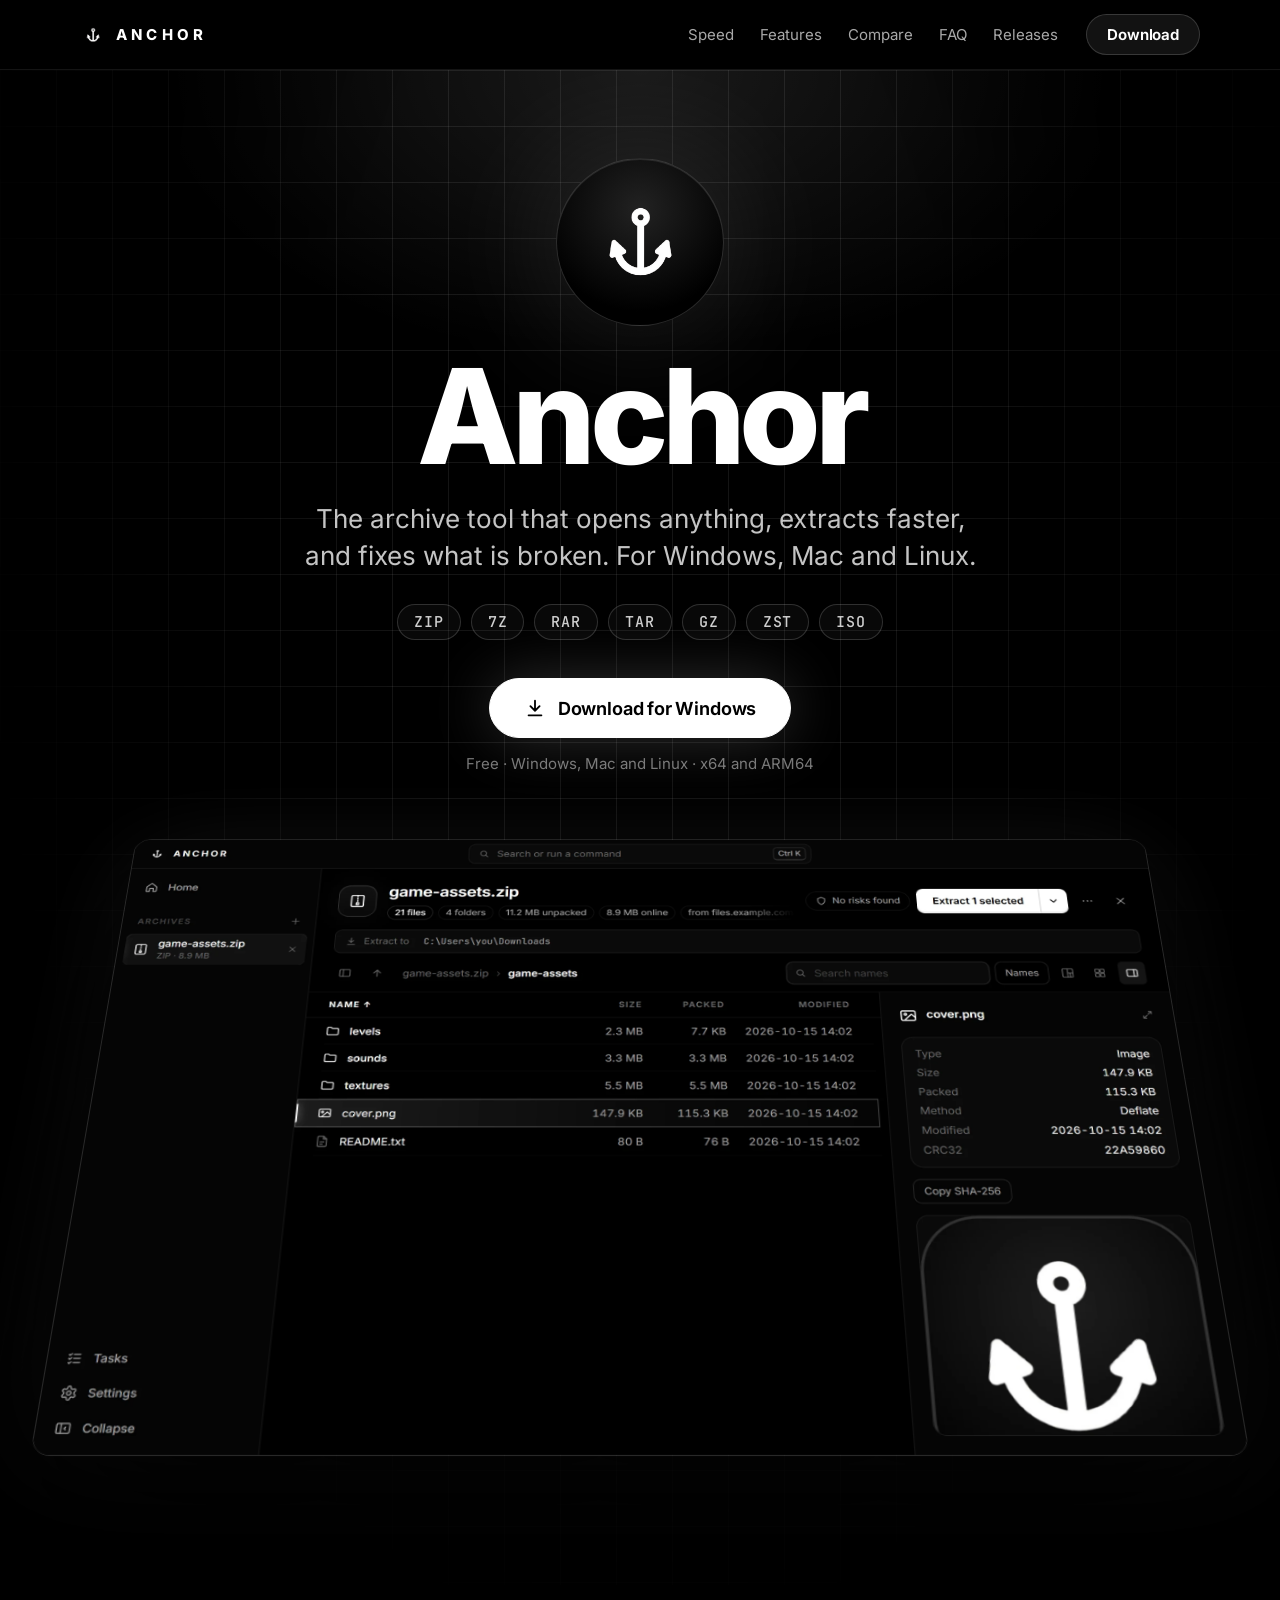
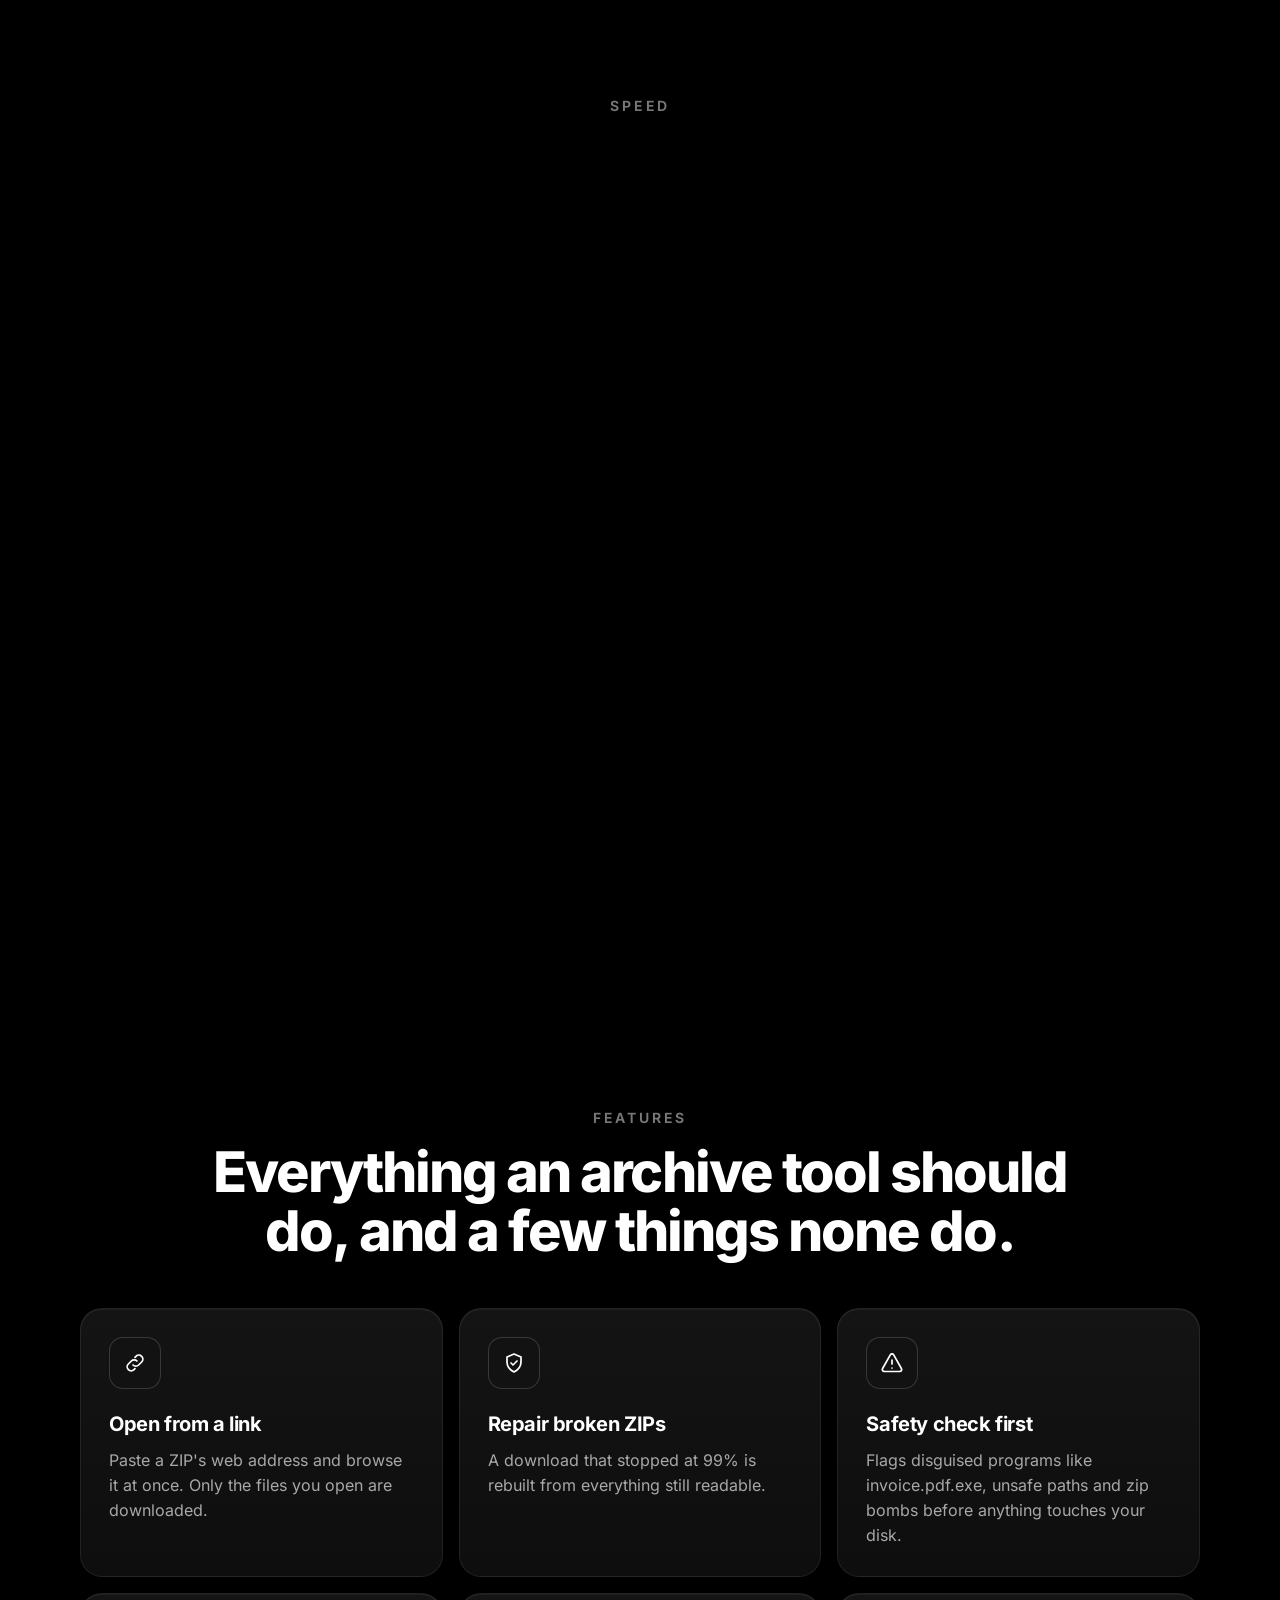
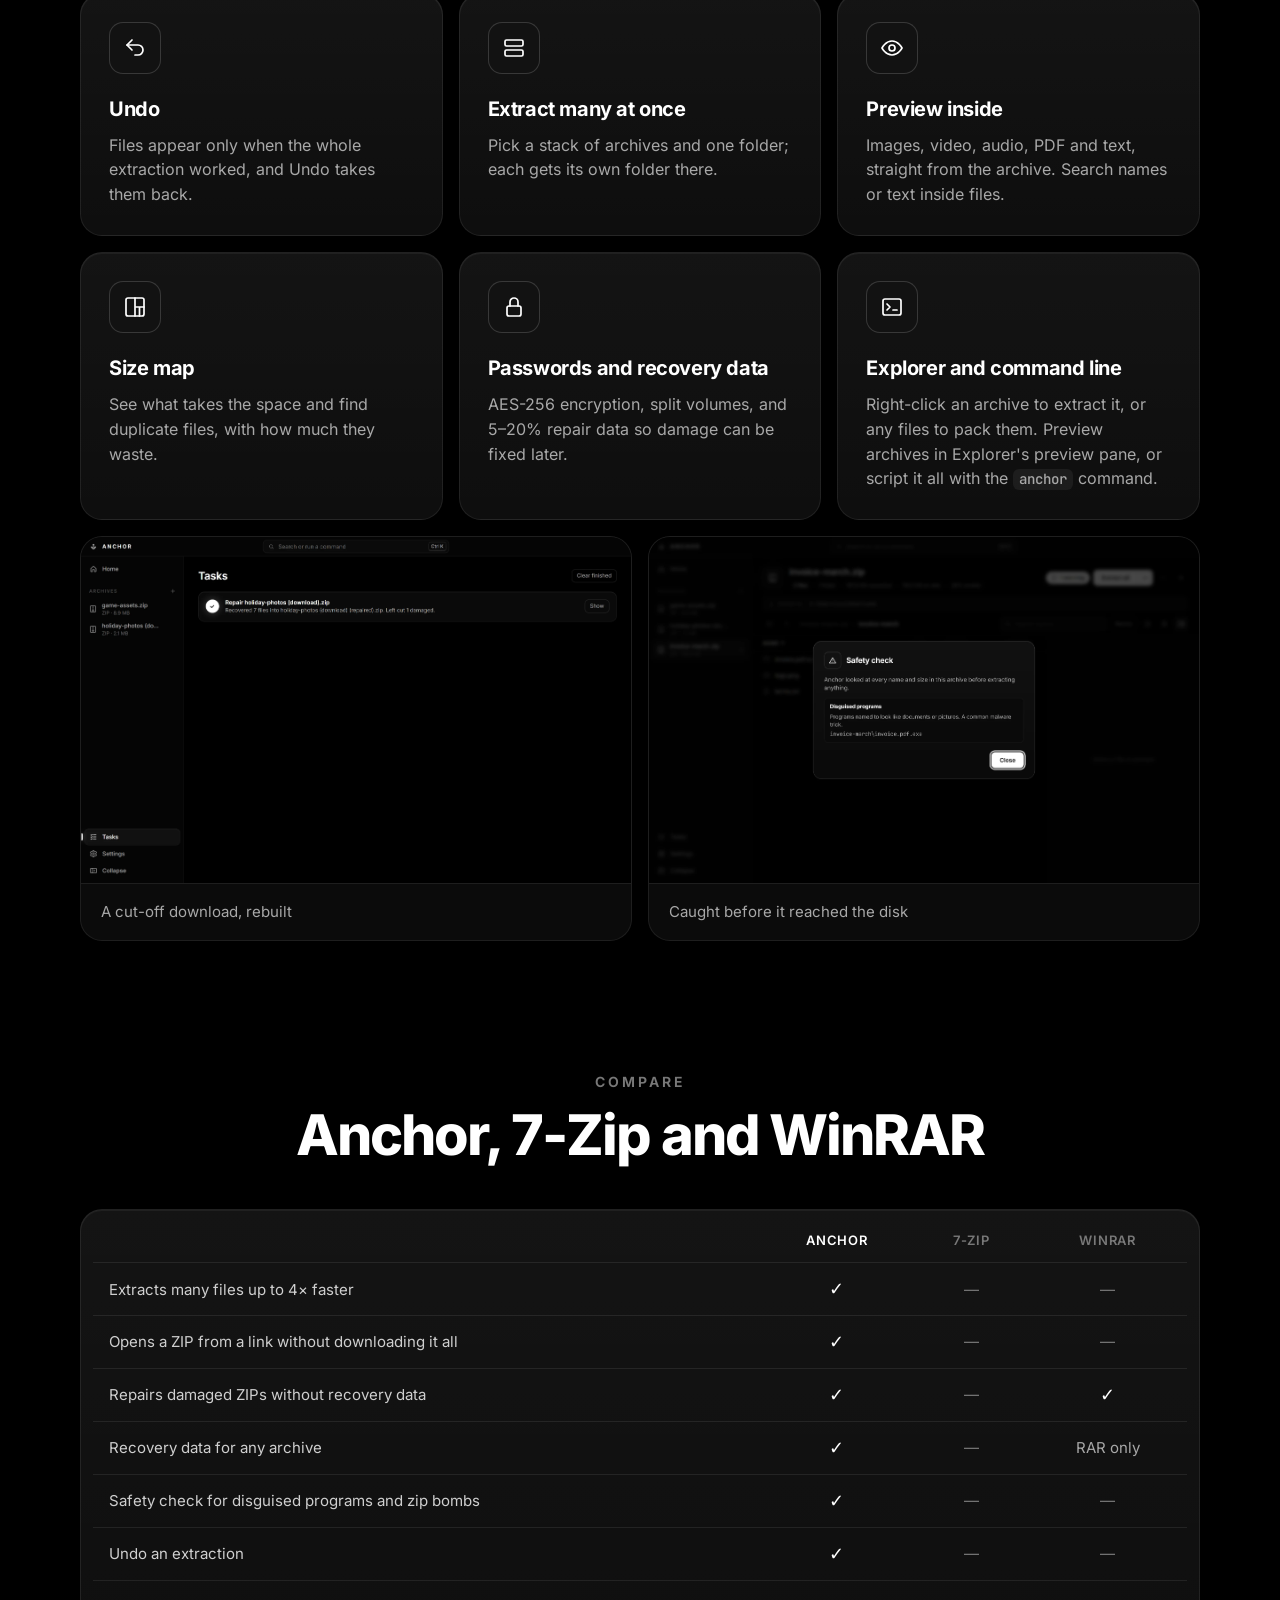
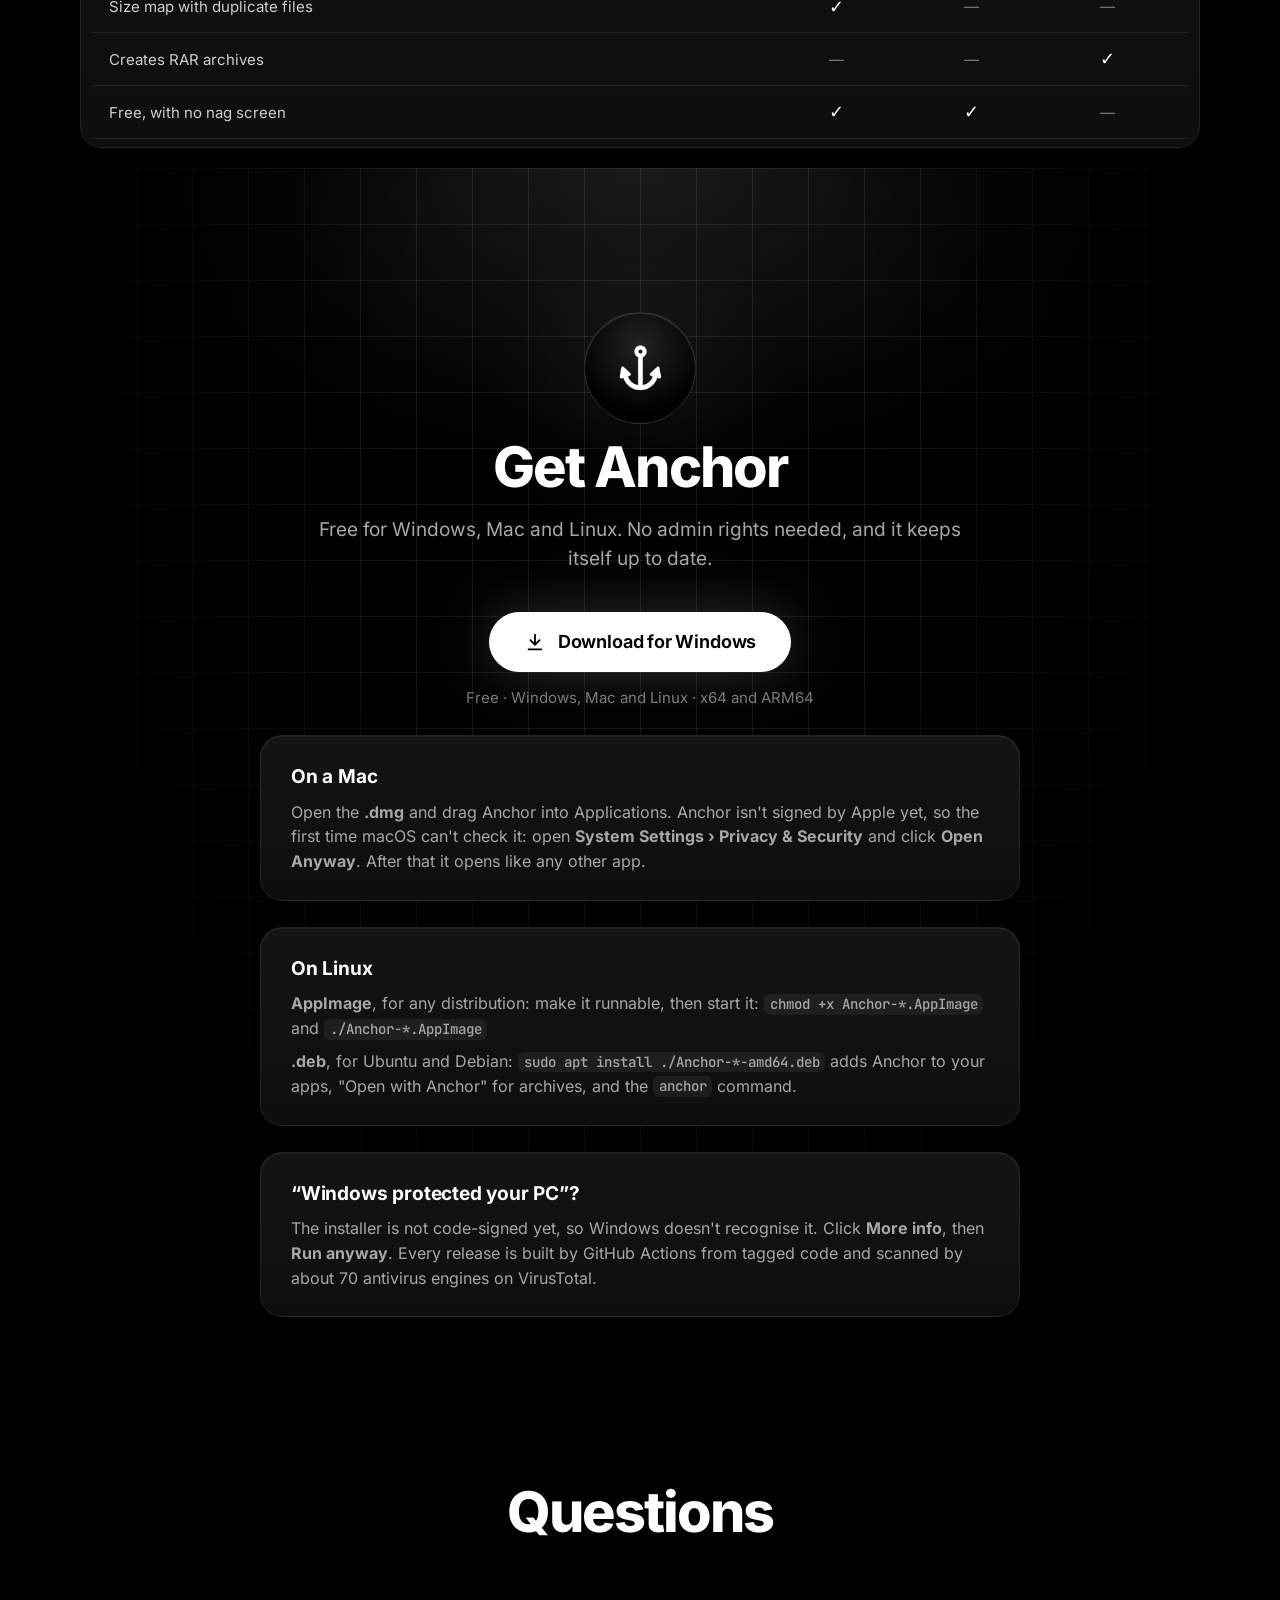
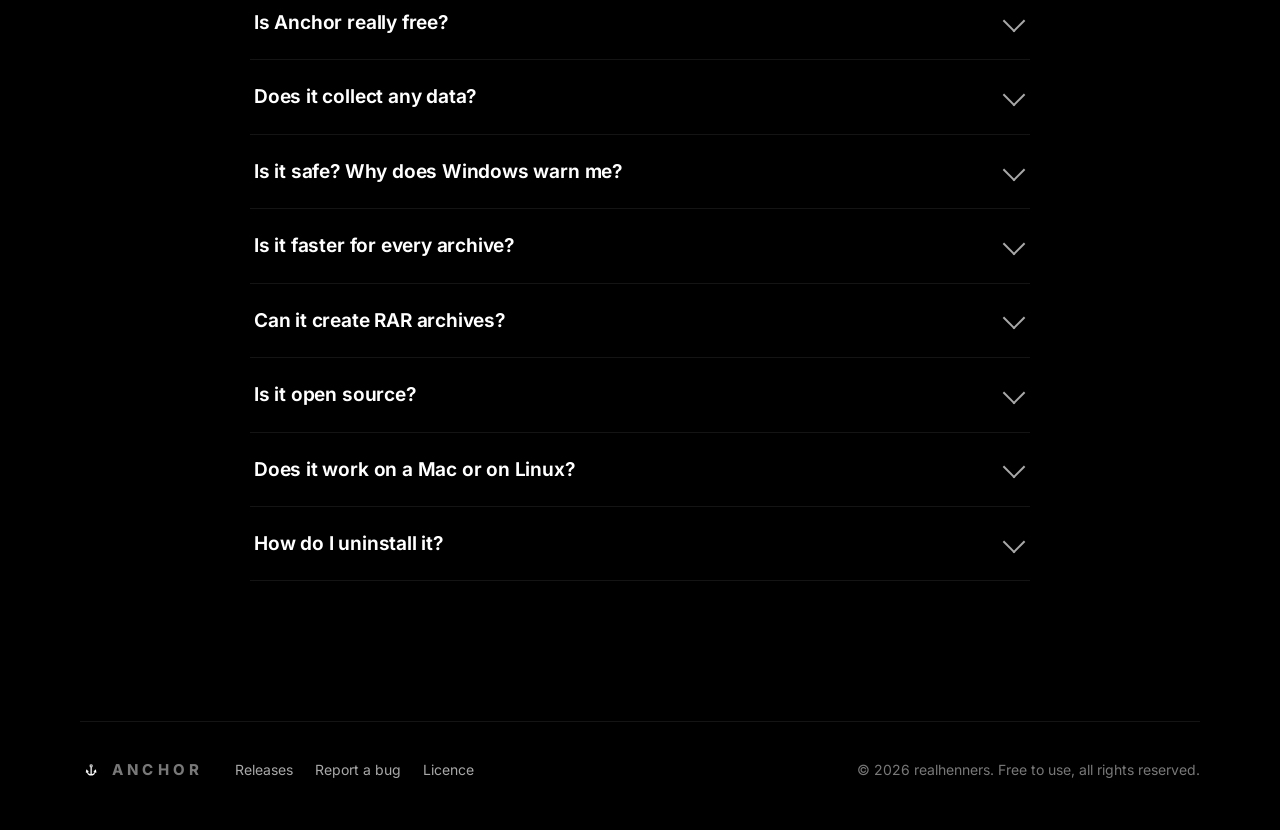
<file: index.html>
<!doctype html>
<html lang="en">
<head>
<meta charset="utf-8">
<meta name="viewport" content="width=device-width, initial-scale=1">
<title>Anchor: the fast, free archive tool for Windows, Mac and Linux</title>
<meta name="description" content="Anchor opens ZIP, 7Z, RAR, TAR, ZST, ISO and more, extracts many-file archives up to 4× faster than 7-Zip and WinRAR, repairs broken downloads and checks archives before extracting. Free for Windows, Mac and Linux.">
<meta name="theme-color" content="#000000">
<link rel="icon" href="assets/favicon.png">
<link rel="apple-touch-icon" href="assets/icon.png">
<meta property="og:type" content="website">
<meta property="og:url" content="https://tryanchor.github.io/">
<meta property="og:title" content="Anchor: the fast, free archive tool for Windows, Mac and Linux">
<meta property="og:description" content="Up to 4× faster than 7-Zip and WinRAR on archives with many files. Opens ZIPs from a link, repairs broken downloads, flags disguised programs. Free.">
<meta property="og:image" content="https://tryanchor.github.io/assets/og.jpg">
<meta name="twitter:card" content="summary_large_image">
<script type="application/ld+json">{"@context":"https://schema.org","@type":"SoftwareApplication","name":"Anchor","description":"A fast, free archive tool: opens ZIP, 7Z, RAR, TAR, ZST, ISO and more, extracts archives with many files faster than 7-Zip and WinRAR, repairs broken downloads and checks archives before extracting.","url":"https://tryanchor.github.io/","downloadUrl":"https://github.com/realhenners/anchor-releases/releases/latest","image":"https://tryanchor.github.io/assets/og.jpg","applicationCategory":"UtilitiesApplication","operatingSystem":"Windows 10, Windows 11, macOS 12 or later, Linux","offers":{"@type":"Offer","price":"0","priceCurrency":"USD"},"author":{"@type":"Person","name":"realhenners"}}</script>
<link rel="preload" href="assets/fonts/inter-latin-wght-normal.woff2" as="font" type="font/woff2" crossorigin>
<link rel="stylesheet" href="style.css">
</head>
<body>

<header class="nav">
  <a class="brand" href="#top" aria-label="Anchor, back to top"><img src="assets/logo.png" alt="" width="26" height="26"><span>ANCHOR</span></a>
  <nav class="links" aria-label="Sections">
    <a href="#speed">Speed</a>
    <a href="#features">Features</a>
    <a href="#compare">Compare</a>
    <a href="#faq">FAQ</a>
    <a href="releases/">Releases</a>
  </nav>
  <a class="btn btn-small" href="#download" data-download>Download</a>
</header>

<main id="top">
  <!-- hero: the banner's look -->
  <section class="hero">
    <div class="grid-bg" aria-hidden="true"></div>
    <div class="mark reveal" style="--d: 0"><img src="assets/logo.png" alt="Anchor logo" width="132" height="132"></div>
    <h1 class="reveal" style="--d: 1">Anchor</h1>
    <p class="lead reveal" style="--d: 2">The archive tool that opens anything, extracts faster, and fixes what is broken. For Windows, Mac and Linux.</p>
    <ul class="pills reveal" style="--d: 3" aria-label="Formats">
      <li>ZIP</li><li>7Z</li><li>RAR</li><li>TAR</li><li>GZ</li><li>ZST</li><li>ISO</li>
    </ul>
    <div class="cta reveal" style="--d: 4">
      <a class="btn btn-primary" href="https://github.com/realhenners/anchor-releases/releases/latest" data-download>
        <svg width="22" height="22" viewBox="0 0 24 24" fill="none" stroke="currentColor" stroke-width="2" stroke-linecap="round" stroke-linejoin="round" aria-hidden="true"><path d="M12 4v11M7 10l5 5 5-5M5 20h14"/></svg>
        Download for Windows
      </a>
      <p class="meta" data-download-meta>Free · Windows, Mac and Linux · x64 and ARM64</p>
      <button class="switch" type="button" data-arch-switch hidden></button>
      <p class="note" data-platform-note hidden>Anchor is for Windows, Mac and Linux. Open this page on a computer to download it.</p>
    </div>
    <div class="stage reveal" style="--d: 5">
      <img class="hero-shot" src="assets/shots/link-preview.webp" alt="Anchor showing the contents of a ZIP archive opened from a link, with a preview of an image" width="1239" height="780" data-tilt>
    </div>
  </section>

  <!-- speed -->
  <section class="section" id="speed">
    <p class="kicker reveal">Speed</p>
    <h2 class="reveal">Same archive. Three extractors.</h2>
    <p class="sub reveal">Most of an extraction is spent decoding and creating files, and antivirus checks each new file. 7-Zip and WinRAR do it all one file at a time on one core; Anchor splits the archive across every core and writes many files at once.</p>

    <div class="tabs reveal" role="tablist" aria-label="Benchmark">
      <button role="tab" aria-selected="true" data-set="small">4,000 small files</button>
      <button role="tab" aria-selected="false" data-set="mod">Mod pack, 603 files</button>
      <button role="tab" aria-selected="false" data-set="large">One large file</button>
    </div>

    <div class="race card reveal" data-race>
      <div class="lane anchor"><span class="name">Anchor</span><span class="track"><span class="fill"></span></span><span class="time">0.00 s</span></div>
      <div class="lane"><span class="name">WinRAR <small>7.23</small></span><span class="track"><span class="fill"></span></span><span class="time">0.00 s</span></div>
      <div class="lane"><span class="name">7-Zip <small>26.04</small></span><span class="track"><span class="fill"></span></span><span class="time">0.00 s</span></div>
      <div class="race-foot">
        <p class="caption" data-race-caption>A ZIP with 4,000 small files, played back in real time.</p>
        <button class="btn btn-ghost btn-small" type="button" data-race-replay>Run again</button>
      </div>
    </div>

    <div class="stats">
      <div class="stat card reveal" style="--d: 0"><b data-count="4.2" data-suffix="×">0×</b><span>faster than 7-Zip</span></div>
      <div class="stat card reveal" style="--d: 1"><b data-count="4.7" data-suffix="×">0×</b><span>faster than WinRAR</span></div>
      <div class="stat card reveal" style="--d: 2"><b data-count="32" data-decimals="0">0</b><span>files written at once</span></div>
    </div>

    <details class="numbers reveal">
      <summary>See all the numbers</summary>
      <div class="numbers-body">
        <p>Extraction time on one Windows PC with 24 cores; each tool extracted every archive three times into an empty folder, producing the same files, and the best time counts. Fastest in bold. Anchor is fastest on archives with many files and on several large files, where it decodes them side by side. With one large file every tool waits on the same decompression: the times are close, and WinRAR is quicker on a single large RAR.</p>
        <div class="table-wrap"><table data-numbers></table></div>
      </div>
    </details>
  </section>

  <!-- features -->
  <section class="section" id="features">
    <p class="kicker reveal">Features</p>
    <h2 class="reveal">Everything an archive tool should do, and a few things none do.</h2>
    <div class="features">
      <article class="feature card reveal" style="--d: 0"><span class="icon" aria-hidden="true"><svg viewBox="0 0 24 24"><path d="M10 14a4 4 0 0 0 5.66 0l3-3a4 4 0 0 0-5.66-5.66l-1 1"/><path d="M14 10a4 4 0 0 0-5.66 0l-3 3a4 4 0 0 0 5.66 5.66l1-1"/></svg></span><h3>Open from a link</h3><p>Paste a ZIP's web address and browse it at once. Only the files you open are downloaded.</p></article>
      <article class="feature card reveal" style="--d: 1"><span class="icon" aria-hidden="true"><svg viewBox="0 0 24 24"><path d="M12 3 5 6v5c0 4.5 3 8 7 10 4-2 7-5.5 7-10V6z"/><path d="m9 12 2 2 4-4"/></svg></span><h3>Repair broken ZIPs</h3><p>A download that stopped at 99% is rebuilt from everything still readable.</p></article>
      <article class="feature card reveal" style="--d: 2"><span class="icon" aria-hidden="true"><svg viewBox="0 0 24 24"><path d="M10.3 3.9 2.6 17.5A2 2 0 0 0 4.3 20.5h15.4a2 2 0 0 0 1.7-3L13.7 3.9a2 2 0 0 0-3.4 0z"/><path d="M12 9v4M12 17h.01"/></svg></span><h3>Safety check first</h3><p>Flags disguised programs like invoice.pdf.exe, unsafe paths and zip bombs before anything touches your disk.</p></article>
      <article class="feature card reveal" style="--d: 3"><span class="icon" aria-hidden="true"><svg viewBox="0 0 24 24"><path d="M9 14 4 9l5-5"/><path d="M4 9h11a5 5 0 0 1 0 10h-3"/></svg></span><h3>Undo</h3><p>Files appear only when the whole extraction worked, and Undo takes them back.</p></article>
      <article class="feature card reveal" style="--d: 4"><span class="icon" aria-hidden="true"><svg viewBox="0 0 24 24"><rect x="3" y="4" width="18" height="6" rx="1.5"/><rect x="3" y="14" width="18" height="6" rx="1.5"/></svg></span><h3>Extract many at once</h3><p>Pick a stack of archives and one folder; each gets its own folder there.</p></article>
      <article class="feature card reveal" style="--d: 5"><span class="icon" aria-hidden="true"><svg viewBox="0 0 24 24"><path d="M2 12s3.5-7 10-7 10 7 10 7-3.5 7-10 7S2 12 2 12z"/><circle cx="12" cy="12" r="3"/></svg></span><h3>Preview inside</h3><p>Images, video, audio, PDF and text, straight from the archive. Search names or text inside files.</p></article>
      <article class="feature card reveal" style="--d: 6"><span class="icon" aria-hidden="true"><svg viewBox="0 0 24 24"><rect x="3" y="3" width="18" height="18" rx="2"/><path d="M12 3v18M12 12h9M16.5 12v9"/></svg></span><h3>Size map</h3><p>See what takes the space and find duplicate files, with how much they waste.</p></article>
      <article class="feature card reveal" style="--d: 7"><span class="icon" aria-hidden="true"><svg viewBox="0 0 24 24"><rect x="5" y="11" width="14" height="10" rx="2"/><path d="M8 11V7a4 4 0 0 1 8 0v4"/></svg></span><h3>Passwords and recovery data</h3><p>AES-256 encryption, split volumes, and 5–20% repair data so damage can be fixed later.</p></article>
      <article class="feature card reveal" style="--d: 8"><span class="icon" aria-hidden="true"><svg viewBox="0 0 24 24"><rect x="3" y="4" width="18" height="16" rx="2"/><path d="m7 9 3 3-3 3M13 15h4"/></svg></span><h3>Explorer and command line</h3><p>Right-click an archive to extract it, or any files to pack them. Preview archives in Explorer's preview pane, or script it all with the <code>anchor</code> command.</p></article>
    </div>

    <div class="shots">
      <figure class="reveal" style="--d: 0"><img src="assets/shots/repair-task.webp" alt="Anchor's task list: a cut-off ZIP repaired, 7 files recovered" loading="lazy" width="1239" height="780"><figcaption>A cut-off download, rebuilt</figcaption></figure>
      <figure class="reveal" style="--d: 1"><img src="assets/shots/safety-dialog.webp" alt="Anchor's safety check warning about invoice.pdf.exe" loading="lazy" width="1239" height="780"><figcaption>Caught before it reached the disk</figcaption></figure>
    </div>
  </section>

  <!-- compare -->
  <section class="section" id="compare">
    <p class="kicker reveal">Compare</p>
    <h2 class="reveal">Anchor, 7-Zip and WinRAR</h2>
    <div class="table-wrap card reveal">
      <table class="compare">
        <thead><tr><th></th><th>Anchor</th><th>7-Zip</th><th>WinRAR</th></tr></thead>
        <tbody>
          <tr><th scope="row">Extracts many files up to 4× faster</th><td class="yes">✓</td><td class="no">—</td><td class="no">—</td></tr>
          <tr><th scope="row">Opens a ZIP from a link without downloading it all</th><td class="yes">✓</td><td class="no">—</td><td class="no">—</td></tr>
          <tr><th scope="row">Repairs damaged ZIPs without recovery data</th><td class="yes">✓</td><td class="no">—</td><td class="yes">✓</td></tr>
          <tr><th scope="row">Recovery data for any archive</th><td class="yes">✓</td><td class="no">—</td><td>RAR only</td></tr>
          <tr><th scope="row">Safety check for disguised programs and zip bombs</th><td class="yes">✓</td><td class="no">—</td><td class="no">—</td></tr>
          <tr><th scope="row">Undo an extraction</th><td class="yes">✓</td><td class="no">—</td><td class="no">—</td></tr>
          <tr><th scope="row">Size map with duplicate files</th><td class="yes">✓</td><td class="no">—</td><td class="no">—</td></tr>
          <tr><th scope="row">Creates RAR archives</th><td class="no">—</td><td class="no">—</td><td class="yes">✓</td></tr>
          <tr><th scope="row">Free, with no nag screen</th><td class="yes">✓</td><td class="yes">✓</td><td class="no">—</td></tr>
        </tbody>
      </table>
    </div>
  </section>

  <!-- download -->
  <section class="section download" id="download">
    <div class="grid-bg" aria-hidden="true"></div>
    <div class="mark small reveal"><img src="assets/logo.png" alt="" width="88" height="88"></div>
    <h2 class="reveal">Get Anchor</h2>
    <p class="sub reveal">Free for Windows, Mac and Linux. No admin rights needed, and it keeps itself up to date.</p>
    <div class="cta reveal">
      <a class="btn btn-primary" href="https://github.com/realhenners/anchor-releases/releases/latest" data-download>
        <svg width="22" height="22" viewBox="0 0 24 24" fill="none" stroke="currentColor" stroke-width="2" stroke-linecap="round" stroke-linejoin="round" aria-hidden="true"><path d="M12 4v11M7 10l5 5 5-5M5 20h14"/></svg>
        Download for Windows
      </a>
      <p class="meta" data-download-meta>Free · Windows, Mac and Linux · x64 and ARM64</p>
    </div>

    <div class="files card reveal" data-files hidden>
      <h3>All downloads <span data-version></span></h3>
      <div data-file-list></div>
      <p class="small">Check a download against its SHA-256 above: <code>Get-FileHash .\Anchor-Setup-&lt;version&gt;.exe</code> in PowerShell, <code>shasum -a 256</code> on a Mac, <code>sha256sum</code> on Linux.</p>
    </div>

    <div class="smartscreen card reveal">
      <h3>On a Mac</h3>
      <p>Open the <b>.dmg</b> and drag Anchor into Applications. Anchor isn't signed by Apple yet, so the first time macOS can't check it: open <b>System Settings › Privacy &amp; Security</b> and click <b>Open Anyway</b>. After that it opens like any other app.</p>
    </div>

    <div class="smartscreen card reveal">
      <h3>On Linux</h3>
      <p><b>AppImage</b>, for any distribution: make it runnable, then start it: <code>chmod +x Anchor-*.AppImage</code> and <code>./Anchor-*.AppImage</code></p>
      <p><b>.deb</b>, for Ubuntu and Debian: <code>sudo apt install ./Anchor-*-amd64.deb</code> adds Anchor to your apps, "Open with Anchor" for archives, and the <code>anchor</code> command.</p>
    </div>

    <div class="smartscreen card reveal">
      <h3>“Windows protected your PC”?</h3>
      <p>The installer is not code-signed yet, so Windows doesn't recognise it. Click <b>More info</b>, then <b>Run anyway</b>. Every release is built by GitHub Actions from tagged code and scanned by about 70 antivirus engines on VirusTotal.</p>
    </div>
  </section>

  <!-- faq -->
  <section class="section" id="faq">
    <p class="kicker reveal">FAQ</p>
    <h2 class="reveal">Questions</h2>
    <div class="faq">
      <details class="reveal"><summary>Is Anchor really free?</summary><div><p>Yes, at home and at work. No ads, no trial, no nag screen.</p></div></details>
      <details class="reveal"><summary>Does it collect any data?</summary><div><p>No. Anchor goes online only to check GitHub for a new version and download it (you can switch that off) and to fetch an archive you open from a link. No accounts, no tracking, no telemetry.</p></div></details>
      <details class="reveal"><summary>Is it safe? Why does Windows warn me?</summary><div><p>The warning appears because the installer isn't code-signed yet; certificates are expensive for a solo developer. Each release lists SHA-256 checksums and a VirusTotal scan link, so you can check exactly what you downloaded.</p></div></details>
      <details class="reveal"><summary>Is it faster for every archive?</summary><div><p>It's about 2 to 4× faster on archives with many files, which is most of them: mods, projects, photos, backups, and faster on several large files too, which it decodes side by side. With one large file every tool waits on the same decompression and the results are about the same. All the measured numbers are in the Speed section.</p></div></details>
      <details class="reveal"><summary>Can it create RAR archives?</summary><div><p>Anchor opens and extracts RAR, but creates ZIP, 7Z, TAR.ZST and TAR.GZ. The RAR format is proprietary.</p></div></details>
      <details class="reveal"><summary>Is it open source?</summary><div><p>Anchor is free, closed-source software. It builds on open-source parts, credited with their licences in the app: 7-Zip (LGPL), par2cmdline (GPL) and Electron (MIT).</p></div></details>
      <details class="reveal"><summary>Does it work on a Mac or on Linux?</summary><div><p>Yes. On a Mac: Apple silicon and Intel, macOS 12 or later. On Linux: x64 and ARM64, as an AppImage that runs on any distribution or a .deb for Ubuntu and Debian. The Explorer menu and the setup window are Windows-only.</p></div></details>
      <details class="reveal"><summary>How do I uninstall it?</summary><div><p>On Windows: Settings › Apps › Installed apps › Anchor › Uninstall; your settings can be removed too. On a Mac, drag Anchor from Applications to the Trash. On Linux, delete the AppImage, or <code>sudo apt remove anchor</code> for the .deb.</p></div></details>
    </div>
  </section>
</main>

<footer class="footer">
  <a class="brand" href="#top"><img src="assets/logo.png" alt="" width="22" height="22"><span>ANCHOR</span></a>
  <nav aria-label="Links">
    <a href="releases/">Releases</a>
    <a href="https://github.com/realhenners/anchor-releases/issues/new/choose">Report a bug</a>
    <a href="license/">Licence</a>
  </nav>
  <p>© 2026 realhenners. Free to use, all rights reserved.</p>
</footer>

<script src="script.js" defer></script>
</body>
</html>
</file>
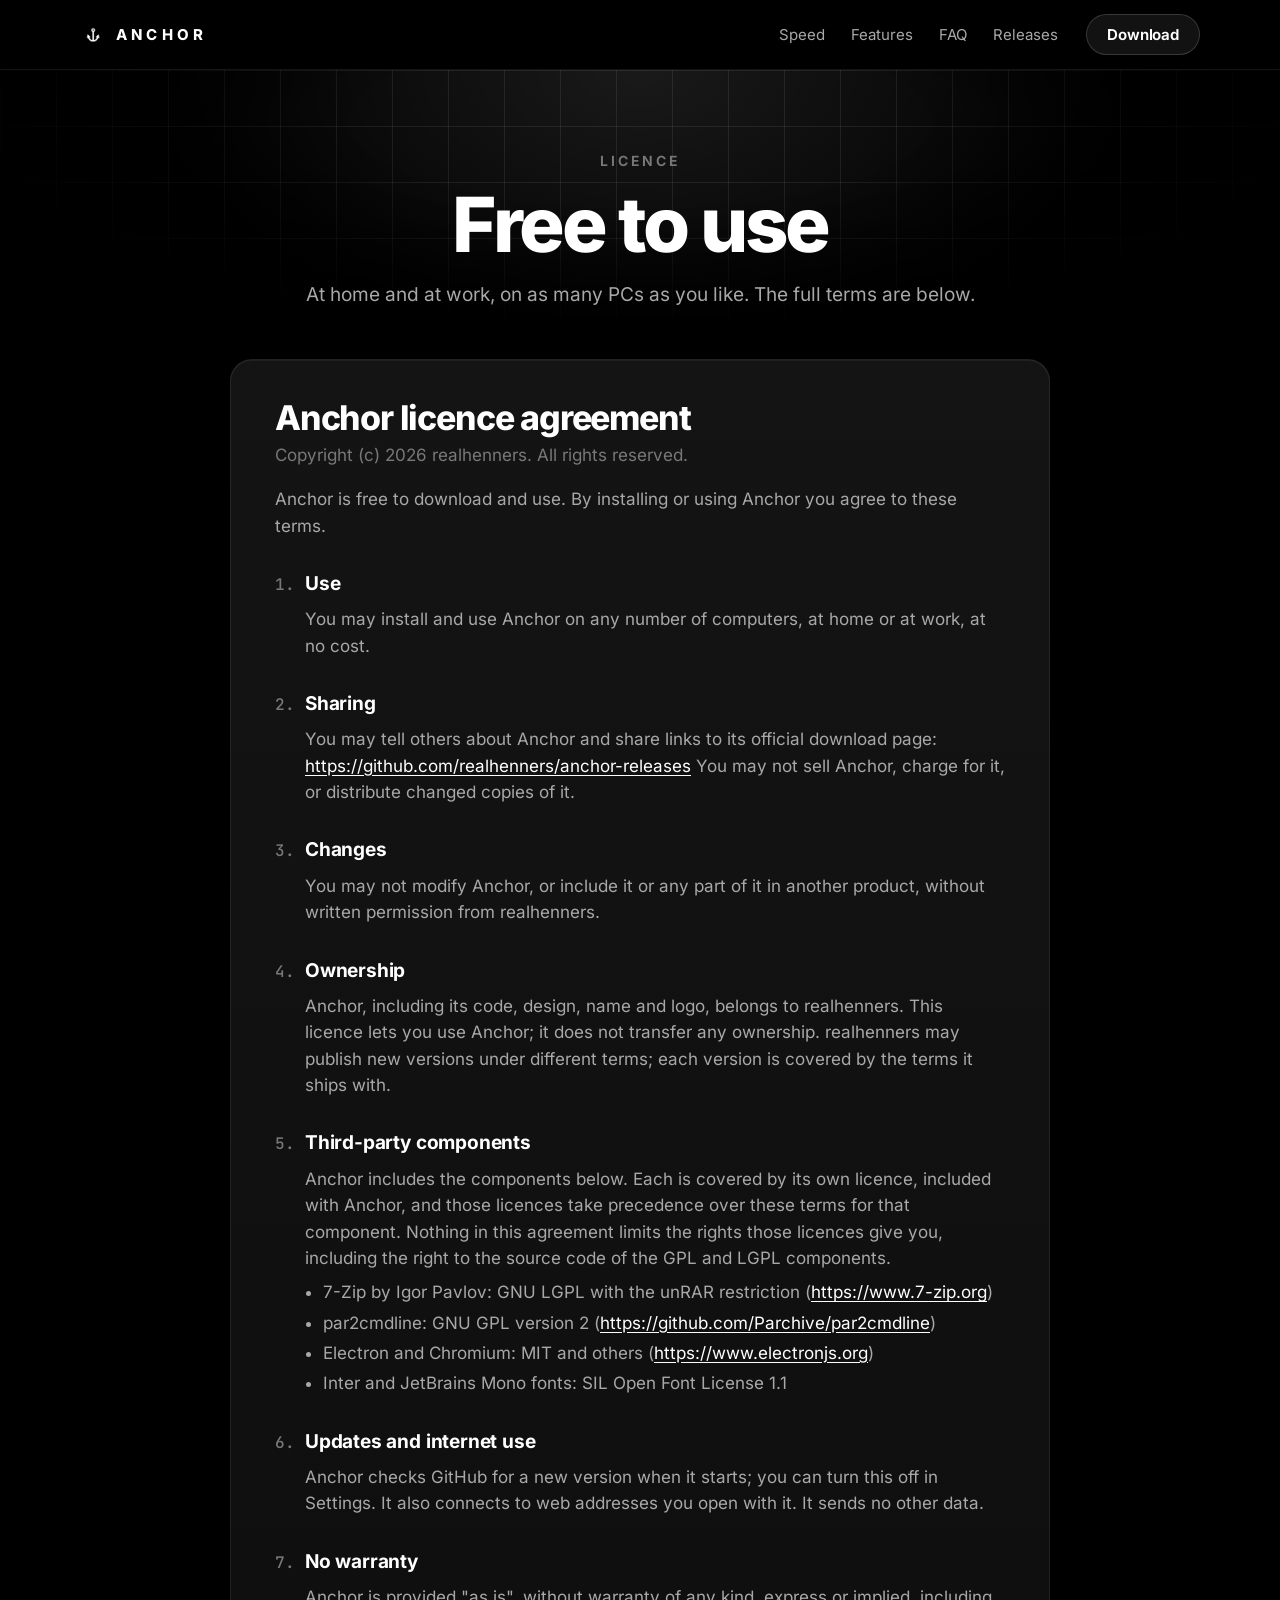
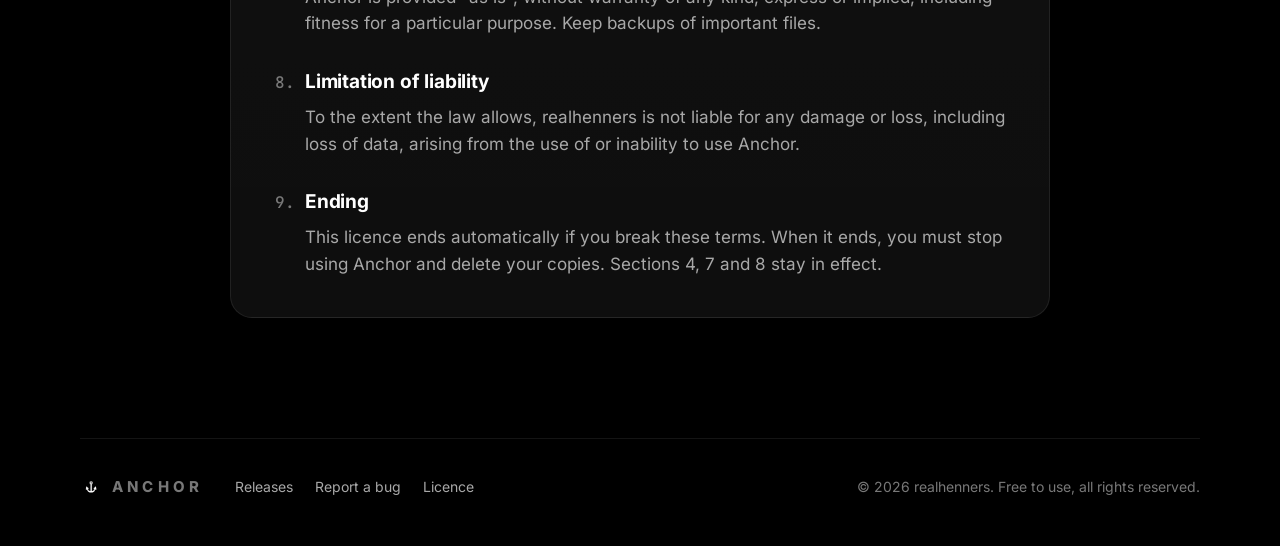
<file: license/index.html>
<!doctype html>
<!-- generated from LICENSE.txt by the licence page script; rebuild it when the licence changes -->
<html lang="en">
<head>
<meta charset="utf-8">
<meta name="viewport" content="width=device-width, initial-scale=1">
<title>Licence · Anchor</title>
<meta name="description" content="The licence agreement for Anchor, the free archive tool for Windows, Mac and Linux.">
<meta name="theme-color" content="#000000">
<link rel="icon" href="../assets/favicon.png">
<meta property="og:title" content="Anchor licence agreement">
<meta property="og:description" content="Free to use, at home and at work. The full terms.">
<meta property="og:image" content="https://tryanchor.github.io/assets/og.jpg">
<meta name="twitter:card" content="summary_large_image">
<link rel="preload" href="../assets/fonts/inter-latin-wght-normal.woff2" as="font" type="font/woff2" crossorigin>
<link rel="stylesheet" href="../style.css">
</head>
<body>

<header class="nav">
  <a class="brand" href="../" aria-label="Anchor home"><img src="../assets/logo.png" alt="" width="26" height="26"><span>ANCHOR</span></a>
  <nav class="links" aria-label="Sections">
    <a href="../#speed">Speed</a>
    <a href="../#features">Features</a>
    <a href="../#faq">FAQ</a>
    <a href="../releases/">Releases</a>
  </nav>
  <a class="btn btn-small" href="../#download">Download</a>
</header>

<main>
  <section class="page-top">
    <div class="grid-bg" aria-hidden="true"></div>
    <p class="kicker reveal">Licence</p>
    <h1 class="reveal" style="--d: 1">Free to use</h1>
    <p class="sub reveal" style="--d: 2">At home and at work, on as many PCs as you like. The full terms are below.</p>
  </section>
  <div class="narrow">
  <article class="licence card reveal">
    <h2>Anchor licence agreement</h2>
    <p class="copy">Copyright (c) 2026 realhenners. All rights reserved.</p>
    <p>Anchor is free to download and use. By installing or using Anchor you agree to these terms.</p>
    <section>
      <h3><span>1.</span>Use</h3>
      <p>You may install and use Anchor on any number of computers, at home or at work, at no cost.</p>
    </section>
    <section>
      <h3><span>2.</span>Sharing</h3>
      <p>You may tell others about Anchor and share links to its official download page: <a href="https://github.com/realhenners/anchor-releases">https://github.com/realhenners/anchor-releases</a> You may not sell Anchor, charge for it, or distribute changed copies of it.</p>
    </section>
    <section>
      <h3><span>3.</span>Changes</h3>
      <p>You may not modify Anchor, or include it or any part of it in another product, without written permission from realhenners.</p>
    </section>
    <section>
      <h3><span>4.</span>Ownership</h3>
      <p>Anchor, including its code, design, name and logo, belongs to realhenners. This licence lets you use Anchor; it does not transfer any ownership. realhenners may publish new versions under different terms; each version is covered by the terms it ships with.</p>
    </section>
    <section>
      <h3><span>5.</span>Third-party components</h3>
      <p>Anchor includes the components below. Each is covered by its own licence, included with Anchor, and those licences take precedence over these terms for that component. Nothing in this agreement limits the rights those licences give you, including the right to the source code of the GPL and LGPL components.</p>
      <ul><li>7-Zip by Igor Pavlov: GNU LGPL with the unRAR restriction (<a href="https://www.7-zip.org">https://www.7-zip.org</a>)</li><li>par2cmdline: GNU GPL version 2 (<a href="https://github.com/Parchive/par2cmdline">https://github.com/Parchive/par2cmdline</a>)</li><li>Electron and Chromium: MIT and others (<a href="https://www.electronjs.org">https://www.electronjs.org</a>)</li><li>Inter and JetBrains Mono fonts: SIL Open Font License 1.1</li></ul>
    </section>
    <section>
      <h3><span>6.</span>Updates and internet use</h3>
      <p>Anchor checks GitHub for a new version when it starts; you can turn this off in Settings. It also connects to web addresses you open with it. It sends no other data.</p>
    </section>
    <section>
      <h3><span>7.</span>No warranty</h3>
      <p>Anchor is provided &quot;as is&quot;, without warranty of any kind, express or implied, including fitness for a particular purpose. Keep backups of important files.</p>
    </section>
    <section>
      <h3><span>8.</span>Limitation of liability</h3>
      <p>To the extent the law allows, realhenners is not liable for any damage or loss, including loss of data, arising from the use of or inability to use Anchor.</p>
    </section>
    <section>
      <h3><span>9.</span>Ending</h3>
      <p>This licence ends automatically if you break these terms. When it ends, you must stop using Anchor and delete your copies. Sections 4, 7 and 8 stay in effect.</p>
    </section>
  </article>
  </div>
</main>

<footer class="footer">
  <a class="brand" href="../"><img src="../assets/logo.png" alt="" width="22" height="22"><span>ANCHOR</span></a>
  <nav aria-label="Links">
    <a href="../releases/">Releases</a>
    <a href="https://github.com/realhenners/anchor-releases/issues/new/choose">Report a bug</a>
    <a href="./" aria-current="page">Licence</a>
  </nav>
  <p>© 2026 realhenners. Free to use, all rights reserved.</p>
</footer>

<script src="../script.js" defer></script>
</body>
</html>
</file>
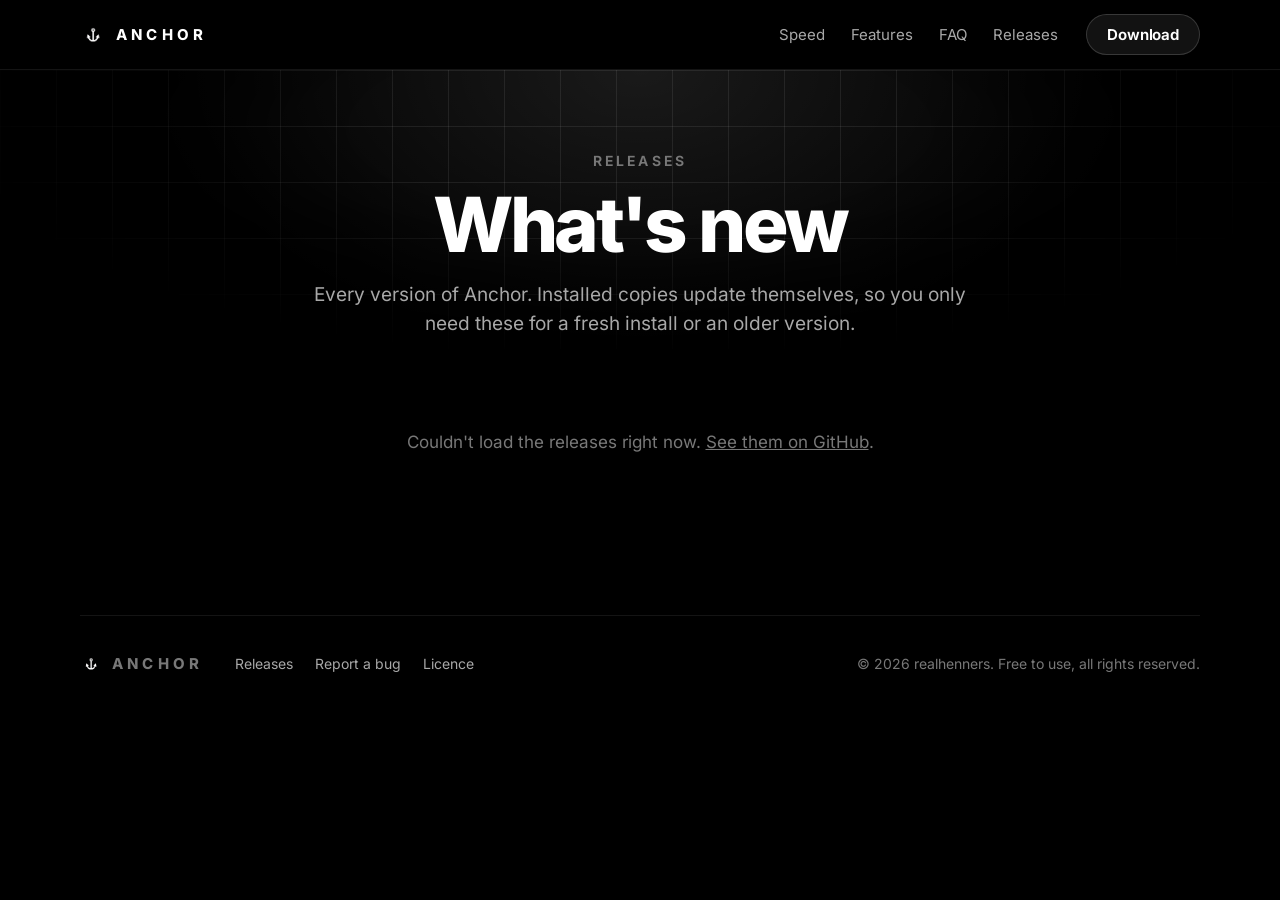
<file: releases/index.html>
<!doctype html>
<html lang="en">
<head>
<meta charset="utf-8">
<meta name="viewport" content="width=device-width, initial-scale=1">
<title>Releases · Anchor</title>
<meta name="description" content="Every version of Anchor, the fast, free archive tool for Windows, Mac and Linux: what changed, downloads, SHA-256 checksums and VirusTotal scans.">
<meta name="theme-color" content="#000000">
<link rel="icon" href="../assets/favicon.png">
<meta property="og:title" content="Anchor releases">
<meta property="og:description" content="Every version of Anchor, with what changed and its downloads.">
<meta property="og:image" content="https://tryanchor.github.io/assets/og.jpg">
<meta name="twitter:card" content="summary_large_image">
<link rel="preload" href="../assets/fonts/inter-latin-wght-normal.woff2" as="font" type="font/woff2" crossorigin>
<link rel="stylesheet" href="../style.css">
</head>
<body>

<header class="nav">
  <a class="brand" href="../" aria-label="Anchor home"><img src="../assets/logo.png" alt="" width="26" height="26"><span>ANCHOR</span></a>
  <nav class="links" aria-label="Sections">
    <a href="../#speed">Speed</a>
    <a href="../#features">Features</a>
    <a href="../#faq">FAQ</a>
    <a href="./" aria-current="page">Releases</a>
  </nav>
  <a class="btn btn-small" href="../#download">Download</a>
</header>

<main>
  <section class="page-top">
    <div class="grid-bg" aria-hidden="true"></div>
    <p class="kicker reveal">Releases</p>
    <h1 class="reveal" style="--d: 1">What's new</h1>
    <p class="sub reveal" style="--d: 2">Every version of Anchor. Installed copies update themselves, so you only need these for a fresh install or an older version.</p>
  </section>

  <div class="narrow" data-releases>
    <p class="loading">Loading releases…</p>
  </div>
</main>

<footer class="footer">
  <a class="brand" href="../"><img src="../assets/logo.png" alt="" width="22" height="22"><span>ANCHOR</span></a>
  <nav aria-label="Links">
    <a href="./">Releases</a>
    <a href="https://github.com/realhenners/anchor-releases/issues/new/choose">Report a bug</a>
    <a href="../license/">Licence</a>
  </nav>
  <p>© 2026 realhenners. Free to use, all rights reserved.</p>
</footer>

<script src="../script.js" defer></script>
<script src="releases.js" defer></script>
</body>
</html>
</file>
<file: style.css>
/* Anchor website: the banner's look. Black surfaces, a faint grid under a soft white glow, the logo
   ring, Inter for words and JetBrains Mono for numbers. Motion uses springs and eased curves only. */
@font-face { font-family: Inter; font-weight: 100 900; font-display: swap; src: url('assets/fonts/inter-latin-wght-normal.woff2') format('woff2'); }
@font-face { font-family: Mono; font-weight: 400; font-display: swap; src: url('assets/fonts/jetbrains-mono-latin-400-normal.woff2') format('woff2'); }
@font-face { font-family: Mono; font-weight: 500; font-display: swap; src: url('assets/fonts/jetbrains-mono-latin-500-normal.woff2') format('woff2'); }

:root {
  --bg: #000;
  --surface: #0b0b0b;
  --raised: #121212;
  --line: rgba(255, 255, 255, 0.08);
  --line-strong: rgba(255, 255, 255, 0.16);
  --text: #fff;
  --text-2: #a8a8a8;
  --text-3: #787878; /* 4.8:1 on black: readable small text */
  /* motion: a spring with a little overshoot, a long ease-out, and a soft ease-in-out */
  --spring: cubic-bezier(0.34, 1.56, 0.64, 1);
  --out: cubic-bezier(0.16, 1, 0.3, 1);
  --in-out: cubic-bezier(0.65, 0, 0.35, 1);
  --page: min(1120px, 100% - 40px);
}

* { margin: 0; box-sizing: border-box; }
html { background: var(--bg); color-scheme: dark; scroll-behavior: smooth; scroll-padding-top: 80px; }
body { background: var(--bg); color: var(--text); font: 400 17px/1.55 Inter, system-ui, sans-serif; -webkit-font-smoothing: antialiased; overflow-x: hidden; }
img { max-width: 100%; height: auto; display: block; }
a { color: inherit; }
code { font: 500 0.88em Mono, ui-monospace, monospace; background: rgba(255, 255, 255, 0.06); padding: 0.1em 0.4em; border-radius: 6px; }
:focus-visible { outline: 2px solid #fff; outline-offset: 3px; border-radius: 8px; }

/* ---------- header ---------- */
.nav { position: sticky; top: 0; z-index: 10; display: flex; align-items: center; gap: 28px; padding: 14px max(20px, (100% - 1120px) / 2);
  background: rgba(0, 0, 0, 0.72); backdrop-filter: blur(14px) saturate(1.4); border-bottom: 1px solid var(--line); }
.brand { display: flex; align-items: center; gap: 10px; text-decoration: none; font-weight: 750; font-size: 15px; letter-spacing: 0.28em; }
.links { display: flex; gap: 26px; margin-left: auto; }
.links a { position: relative; color: var(--text-2); text-decoration: none; font-size: 15px; transition: color 0.3s var(--out); }
.links a::after { content: ''; position: absolute; left: 0; right: 0; bottom: -4px; height: 1.5px; background: #fff; transform: scaleX(0); transform-origin: left; transition: transform 0.45s var(--out); }
.links a:hover { color: var(--text); }
.links a:hover::after { transform: scaleX(1); }

/* ---------- buttons: lift on a spring, press down, light sweep on the primary ---------- */
.btn { position: relative; display: inline-flex; align-items: center; justify-content: center; gap: 12px; overflow: hidden;
  padding: 18px 34px; border-radius: 999px; border: 1px solid var(--line-strong); background: var(--raised); color: var(--text);
  font: 650 18px Inter, sans-serif; letter-spacing: -0.01em; text-decoration: none; cursor: pointer;
  transition: transform 0.5s var(--spring), box-shadow 0.5s var(--out), background-color 0.3s var(--out); }
.btn:hover { transform: translateY(-3px) scale(1.03); box-shadow: 0 14px 40px rgba(0, 0, 0, 0.6), 0 0 0 1px var(--line-strong); }
.btn:active { transform: translateY(0) scale(0.97); transition-duration: 0.15s; }
.btn-primary { background: #fff; color: #000; border-color: #fff; box-shadow: 0 0 60px rgba(255, 255, 255, 0.18); }
.btn-primary:hover { box-shadow: 0 18px 50px rgba(255, 255, 255, 0.22), 0 0 90px rgba(255, 255, 255, 0.25); }
.btn-primary::before { content: ''; position: absolute; inset: 0; background: linear-gradient(105deg, transparent 35%, rgba(255, 255, 255, 0.9) 50%, transparent 65%);
  transform: translateX(-120%); transition: transform 0.9s var(--in-out); }
.btn-primary:hover::before { transform: translateX(120%); }
.btn-primary svg { transition: transform 0.5s var(--spring); }
.btn-primary:hover svg { transform: translateY(2px); }
.btn-small { padding: 10px 20px; font-size: 15px; }
.btn-ghost { background: transparent; }

/* ---------- shared pieces ---------- */
.grid-bg { position: absolute; inset: 0; pointer-events: none; z-index: -1;
  background: radial-gradient(700px 420px at 50% 0%, rgba(255, 255, 255, 0.10), transparent 70%),
    linear-gradient(var(--line) 1px, transparent 1px) 0 0 / 56px 56px,
    linear-gradient(90deg, var(--line) 1px, transparent 1px) 0 0 / 56px 56px;
  -webkit-mask-image: radial-gradient(ellipse at 50% 20%, #000 30%, transparent 75%); mask-image: radial-gradient(ellipse at 50% 20%, #000 30%, transparent 75%); }
.mark { width: 168px; height: 168px; border-radius: 50%; display: grid; place-items: center; margin: 0 auto;
  border: 1.5px solid var(--line-strong); background: radial-gradient(circle at 50% 30%, #222, #000 72%);
  box-shadow: 0 0 140px rgba(255, 255, 255, 0.14), inset 0 1px 0 rgba(255, 255, 255, 0.1); }
.mark.small { width: 112px; height: 112px; }
.card { background: linear-gradient(180deg, rgba(255, 255, 255, 0.035), rgba(255, 255, 255, 0.01)), var(--surface);
  border: 1px solid var(--line); border-radius: 22px; box-shadow: inset 0 1px 0 rgba(255, 255, 255, 0.05); }
.kicker { color: var(--text-3); font-size: 14px; font-weight: 650; letter-spacing: 0.22em; text-transform: uppercase; text-align: center; }
h2 { margin-top: 14px; font-size: clamp(34px, 5vw, 56px); font-weight: 780; letter-spacing: -0.035em; line-height: 1.05; text-align: center; text-wrap: balance; }
.sub { max-width: 680px; margin: 18px auto 0; color: var(--text-2); font-size: 19px; text-align: center; text-wrap: pretty; }

/* scroll reveal: rise, unblur and fade on a long ease-out, staggered by --d */
.reveal { opacity: 0; transform: translateY(28px); filter: blur(8px);
  transition: opacity 0.9s var(--out), transform 1.1s var(--out), filter 0.9s var(--out); transition-delay: calc(var(--d, 0) * 80ms); }
.reveal.in { opacity: 1; transform: none; filter: none; }

/* ---------- hero ---------- */
.hero { position: relative; isolation: isolate; padding: 88px 20px 40px; text-align: center; }
.hero h1 { margin-top: 28px; font-size: clamp(64px, 11vw, 132px); font-weight: 800; letter-spacing: -0.05em; line-height: 0.95; }
.lead { max-width: 720px; margin: 22px auto 0; color: #c4c4c4; font-size: clamp(19px, 2.2vw, 26px); line-height: 1.4; text-wrap: balance; }
.pills { display: flex; flex-wrap: wrap; justify-content: center; gap: 10px; margin-top: 30px; padding: 0; list-style: none; }
.pills li { padding: 7px 16px; border-radius: 999px; border: 1px solid var(--line-strong); background: rgba(255, 255, 255, 0.03);
  color: #cfcfcf; font: 500 15px Mono, monospace; letter-spacing: 0.06em; transition: transform 0.45s var(--spring), background-color 0.3s var(--out); }
.pills li:hover { transform: translateY(-3px); background: rgba(255, 255, 255, 0.08); }
.cta { display: flex; flex-direction: column; align-items: center; gap: 14px; margin-top: 38px; }
.meta { color: var(--text-3); font-size: 15px; }
.switch { background: none; border: 0; color: var(--text-2); font: 500 14px Inter, sans-serif; text-decoration: underline; text-underline-offset: 3px; cursor: pointer; }
.note { color: #cfcfcf; font-size: 15px; }
.stage { width: var(--page); margin: 64px auto 0; perspective: 1600px; }
.hero-shot { width: 100%; border-radius: 18px; border: 1px solid var(--line-strong); transform-origin: 50% 0;
  box-shadow: 0 60px 160px rgba(0, 0, 0, 0.9), 0 0 120px rgba(255, 255, 255, 0.07); will-change: transform; }

/* ---------- sections ---------- */
.section { position: relative; isolation: isolate; width: var(--page); margin: 0 auto; padding: 110px 0 20px; }

/* speed */
.tabs { display: flex; flex-wrap: wrap; justify-content: center; gap: 8px; margin: 40px auto 18px; }
.tabs button { padding: 10px 18px; border-radius: 999px; border: 1px solid var(--line); background: transparent; color: var(--text-2);
  font: 600 15px Inter, sans-serif; cursor: pointer; transition: background-color 0.35s var(--out), color 0.35s var(--out), transform 0.45s var(--spring); }
.tabs button:hover { transform: translateY(-2px); color: var(--text); }
.tabs button[aria-selected='true'] { background: #fff; color: #000; border-color: #fff; }
.race { max-width: 860px; margin: 0 auto; padding: 34px 38px 26px; }
.lane { display: grid; grid-template-columns: 150px 1fr 110px; align-items: center; gap: 22px; height: 64px; }
.lane .name { font-size: 20px; font-weight: 700; color: var(--text-2); text-align: right; }
.lane .name small { color: var(--text-3); font-size: 13px; font-weight: 500; }
.lane .track { position: relative; height: 16px; border-radius: 8px; background: rgba(255, 255, 255, 0.06); overflow: hidden; }
.lane .fill { position: absolute; inset: 0 auto 0 0; width: 0; border-radius: 8px; background: linear-gradient(90deg, #2c2c2c, #5c5c5c); }
.lane .time { font: 500 24px Mono, monospace; color: var(--text-2); text-align: right; font-variant-numeric: tabular-nums; transition: transform 0.5s var(--spring); }
.lane.anchor .name, .lane.anchor .time { color: #fff; }
.lane.anchor .fill { background: linear-gradient(90deg, #9a9a9a, #fff); box-shadow: 0 0 24px rgba(255, 255, 255, 0.55); }
.lane .time.done { transform: scale(1.12); }
.race-foot { display: flex; align-items: center; justify-content: space-between; gap: 16px; margin-top: 14px; padding-top: 16px; border-top: 1px solid var(--line); }
.caption { color: var(--text-3); font-size: 15px; }
.stats { display: grid; grid-template-columns: repeat(3, 1fr); gap: 16px; max-width: 860px; margin: 16px auto 0; }
.stat { padding: 26px 24px; text-align: center; }
.stat b { display: block; font: 500 48px Mono, monospace; letter-spacing: -0.04em; }
.stat span { color: var(--text-2); font-size: 16px; }
.numbers { max-width: 860px; margin: 22px auto 0; }
.numbers summary, .faq summary { cursor: pointer; list-style: none; }
.numbers summary::-webkit-details-marker, .faq summary::-webkit-details-marker { display: none; }
.numbers summary { width: max-content; margin: 0 auto; padding: 10px 18px; border-radius: 999px; border: 1px solid var(--line); color: var(--text-2); font-size: 15px; font-weight: 600;
  transition: color 0.3s var(--out), transform 0.45s var(--spring); }
.numbers summary:hover { color: var(--text); transform: translateY(-2px); }
.numbers-body { overflow: hidden; padding-top: 22px; color: var(--text-2); font-size: 15px; }
.table-wrap { overflow-x: auto; margin-top: 16px; }
table { width: 100%; border-collapse: collapse; font-size: 15px; }
th, td { padding: 12px 16px; border-bottom: 1px solid var(--line); text-align: right; white-space: nowrap; }
th:first-child, td:first-child { text-align: left; white-space: normal; }
th { color: var(--text-3); font-weight: 600; font-size: 13px; letter-spacing: 0.06em; text-transform: uppercase; }
td { font-family: Mono, monospace; color: var(--text-2); }
td:first-child { font-family: Inter, sans-serif; color: #cfcfcf; }
/* a row's name is its header (for screen readers), and looks like the first cell */
tbody th { font: inherit; font-family: Inter, sans-serif; color: #cfcfcf; letter-spacing: 0; text-transform: none; }
td b { color: #fff; font-weight: 500; }
tbody tr { transition: background-color 0.3s var(--out); }
tbody tr:hover { background: rgba(255, 255, 255, 0.03); }

/* features */
.features { display: grid; grid-template-columns: repeat(3, 1fr); gap: 16px; margin-top: 48px; }
.feature { padding: 28px; transition: transform 0.55s var(--spring), border-color 0.4s var(--out), box-shadow 0.5s var(--out); }
.feature:hover { transform: translateY(-6px); border-color: var(--line-strong); box-shadow: 0 30px 60px rgba(0, 0, 0, 0.6), 0 0 60px rgba(255, 255, 255, 0.05); }
.icon { display: grid; place-items: center; width: 52px; height: 52px; border-radius: 14px; border: 1px solid var(--line-strong); background: var(--raised);
  transition: transform 0.6s var(--spring); }
.feature:hover .icon { transform: rotate(-6deg) scale(1.08); }
.icon svg { width: 24px; height: 24px; fill: none; stroke: #fff; stroke-width: 1.7; stroke-linecap: round; stroke-linejoin: round; }
.feature h3 { margin-top: 20px; font-size: 20px; font-weight: 700; letter-spacing: -0.02em; }
.feature p { margin-top: 8px; color: var(--text-2); font-size: 16px; }
.shots { display: grid; grid-template-columns: 1fr 1fr; gap: 16px; margin-top: 16px; }
.shots figure { overflow: hidden; border-radius: 22px; border: 1px solid var(--line); background: var(--surface); }
.shots img { transition: transform 0.9s var(--out); }
.shots figure:hover img { transform: scale(1.04); }
.shots figcaption { padding: 16px 20px; color: var(--text-2); font-size: 15px; border-top: 1px solid var(--line); }

/* compare */
#compare .table-wrap { margin-top: 44px; padding: 8px 12px; }
.compare td { text-align: center; font-family: Inter, sans-serif; }
.compare th { text-align: center; }
.compare td:first-child, .compare th:first-child { text-align: left; }
.compare th:nth-child(2) { color: #fff; }
.compare .yes { color: #fff; font-size: 18px; }
.compare .no { color: var(--text-3); }

/* download */
.download { text-align: center; padding-top: 130px; }
.download .mark { margin-bottom: 8px; }
.files, .smartscreen { max-width: 760px; margin: 26px auto 0; padding: 26px 30px; text-align: left; }
.files h3, .smartscreen h3 { font-size: 19px; letter-spacing: -0.01em; }
.files h3 span { color: var(--text-3); font-weight: 500; }
.file { display: grid; grid-template-columns: 1fr auto; gap: 6px 18px; align-items: center; padding: 16px 0; border-bottom: 1px solid var(--line); }
.file a.name { font-weight: 650; text-decoration: none; }
.file a.name:hover { text-decoration: underline; text-underline-offset: 3px; }
.file .size { color: var(--text-3); font-size: 15px; }
.file .sha { grid-column: 1 / -1; color: var(--text-3); font: 400 12.5px Mono, monospace; word-break: break-all; }
.file .vt { grid-column: 1 / -1; font-size: 14px; color: var(--text-2); }
.small { margin-top: 14px; color: var(--text-3); font-size: 14px; }
.smartscreen p { margin-top: 8px; color: var(--text-2); font-size: 16px; }

/* faq: answers open and close on an eased height (script.js) */
.faq { max-width: 780px; margin: 44px auto 0; }
.faq details { border-bottom: 1px solid var(--line); }
.faq summary { position: relative; padding: 22px 44px 22px 4px; font-size: 19px; font-weight: 650; letter-spacing: -0.01em; transition: color 0.3s var(--out); }
.faq summary::after { content: ''; position: absolute; right: 8px; top: 50%; width: 14px; height: 14px; margin-top: -10px;
  border-right: 2px solid var(--text-2); border-bottom: 2px solid var(--text-2); transform: rotate(45deg); transition: transform 0.5s var(--spring); }
.faq details[open] summary::after { transform: rotate(225deg); margin-top: -4px; }
.faq summary:hover { color: #fff; }
.faq details > div { overflow: hidden; }
.faq p { padding: 0 4px 22px; color: var(--text-2); }

/* ---------- footer ---------- */
.footer { width: var(--page); margin: 120px auto 0; padding: 36px 0 48px; border-top: 1px solid var(--line); display: flex; flex-wrap: wrap; align-items: center; gap: 18px 32px; color: var(--text-3); font-size: 14px; }
.footer nav { display: flex; gap: 22px; }
.footer nav a { color: var(--text-2); text-decoration: none; transition: color 0.3s var(--out); }
.footer nav a:hover { color: #fff; }
.footer p { margin-left: auto; }

/* ---------- small screens ---------- */
@media (max-width: 820px) {
  .links { display: none; }
  .nav .btn-small { margin-left: auto; }
  .features { grid-template-columns: 1fr; }
  .stats { grid-template-columns: 1fr; }
  .shots { grid-template-columns: 1fr; }
  .lane { grid-template-columns: 90px 1fr 84px; gap: 12px; }
  .lane .name { font-size: 16px; }
  .lane .name small { display: none; }
  .lane .time { font-size: 18px; }
  .race { padding: 24px 18px 20px; }
  .race-foot { flex-direction: column; align-items: flex-start; }
  .footer p { margin-left: 0; }
}

/* calm version for people who switched animations off */
@media (prefers-reduced-motion: reduce) {
  html { scroll-behavior: auto; }
  *, *::before, *::after { transition-duration: 0.01ms !important; }
  .reveal { opacity: 1; transform: none; filter: none; }
}

/* ---------- inner pages: releases, licence ---------- */
.page-top { position: relative; isolation: isolate; padding: 80px 20px 10px; text-align: center; }
.page-top h1 { margin-top: 14px; font-size: clamp(44px, 7vw, 76px); font-weight: 800; letter-spacing: -0.045em; line-height: 1; }
.narrow { width: min(820px, 100% - 40px); margin: 0 auto; padding-top: 40px; }
.loading { color: var(--text-3); text-align: center; padding: 40px 0; }

.release { padding: 30px 32px; margin-bottom: 18px; }
.release header { display: flex; flex-wrap: wrap; align-items: baseline; gap: 10px 14px; }
.release h2 { margin: 0; font-size: 28px; text-align: left; letter-spacing: -0.03em; }
.release time { color: var(--text-3); font-size: 15px; margin-left: auto; }
.badge { padding: 4px 11px; border-radius: 999px; background: #fff; color: #000; font: 600 12px Mono, monospace; letter-spacing: 0.08em; text-transform: uppercase; }
.notes { margin-top: 16px; color: var(--text-2); font-size: 16px; }
.notes ul { padding-left: 20px; }
.notes li + li { margin-top: 8px; }
.notes b { color: var(--text); font-weight: 650; }
.notes a { color: var(--text); text-underline-offset: 3px; }
.notes h3 { margin: 16px 0 6px; color: var(--text); font-size: 16px; }
.assets { display: grid; gap: 10px; margin-top: 22px; padding-top: 20px; border-top: 1px solid var(--line); }
.asset { display: flex; flex-wrap: wrap; align-items: center; gap: 8px 16px; }
.asset .sha { flex-basis: 100%; color: var(--text-3); font: 400 12.5px Mono, monospace; word-break: break-all; }
.asset .vt { color: var(--text-2); font-size: 14px; }

.licence { padding: 40px 44px; }
.licence h2 { margin: 0; font-size: 34px; text-align: left; }
.licence .copy { margin-top: 6px; color: var(--text-3); }
.licence > p { margin-top: 18px; color: var(--text-2); }
.licence h3 { margin-top: 30px; font-size: 19px; letter-spacing: -0.01em; }
.licence h3 span { display: inline-block; width: 30px; color: var(--text-3); font: 500 16px Mono, monospace; }
.licence section p, .licence section ul { margin: 8px 0 0 30px; color: var(--text-2); }
.licence section ul { padding-left: 18px; }
.licence section li + li { margin-top: 4px; }
.licence a { color: var(--text); text-underline-offset: 3px; word-break: break-word; }

@media (max-width: 820px) {
  .release, .licence { padding: 24px 20px; }
  .release time { margin-left: 0; flex-basis: 100%; }
  .licence section p, .licence section ul { margin-left: 0; }
}
</file>
